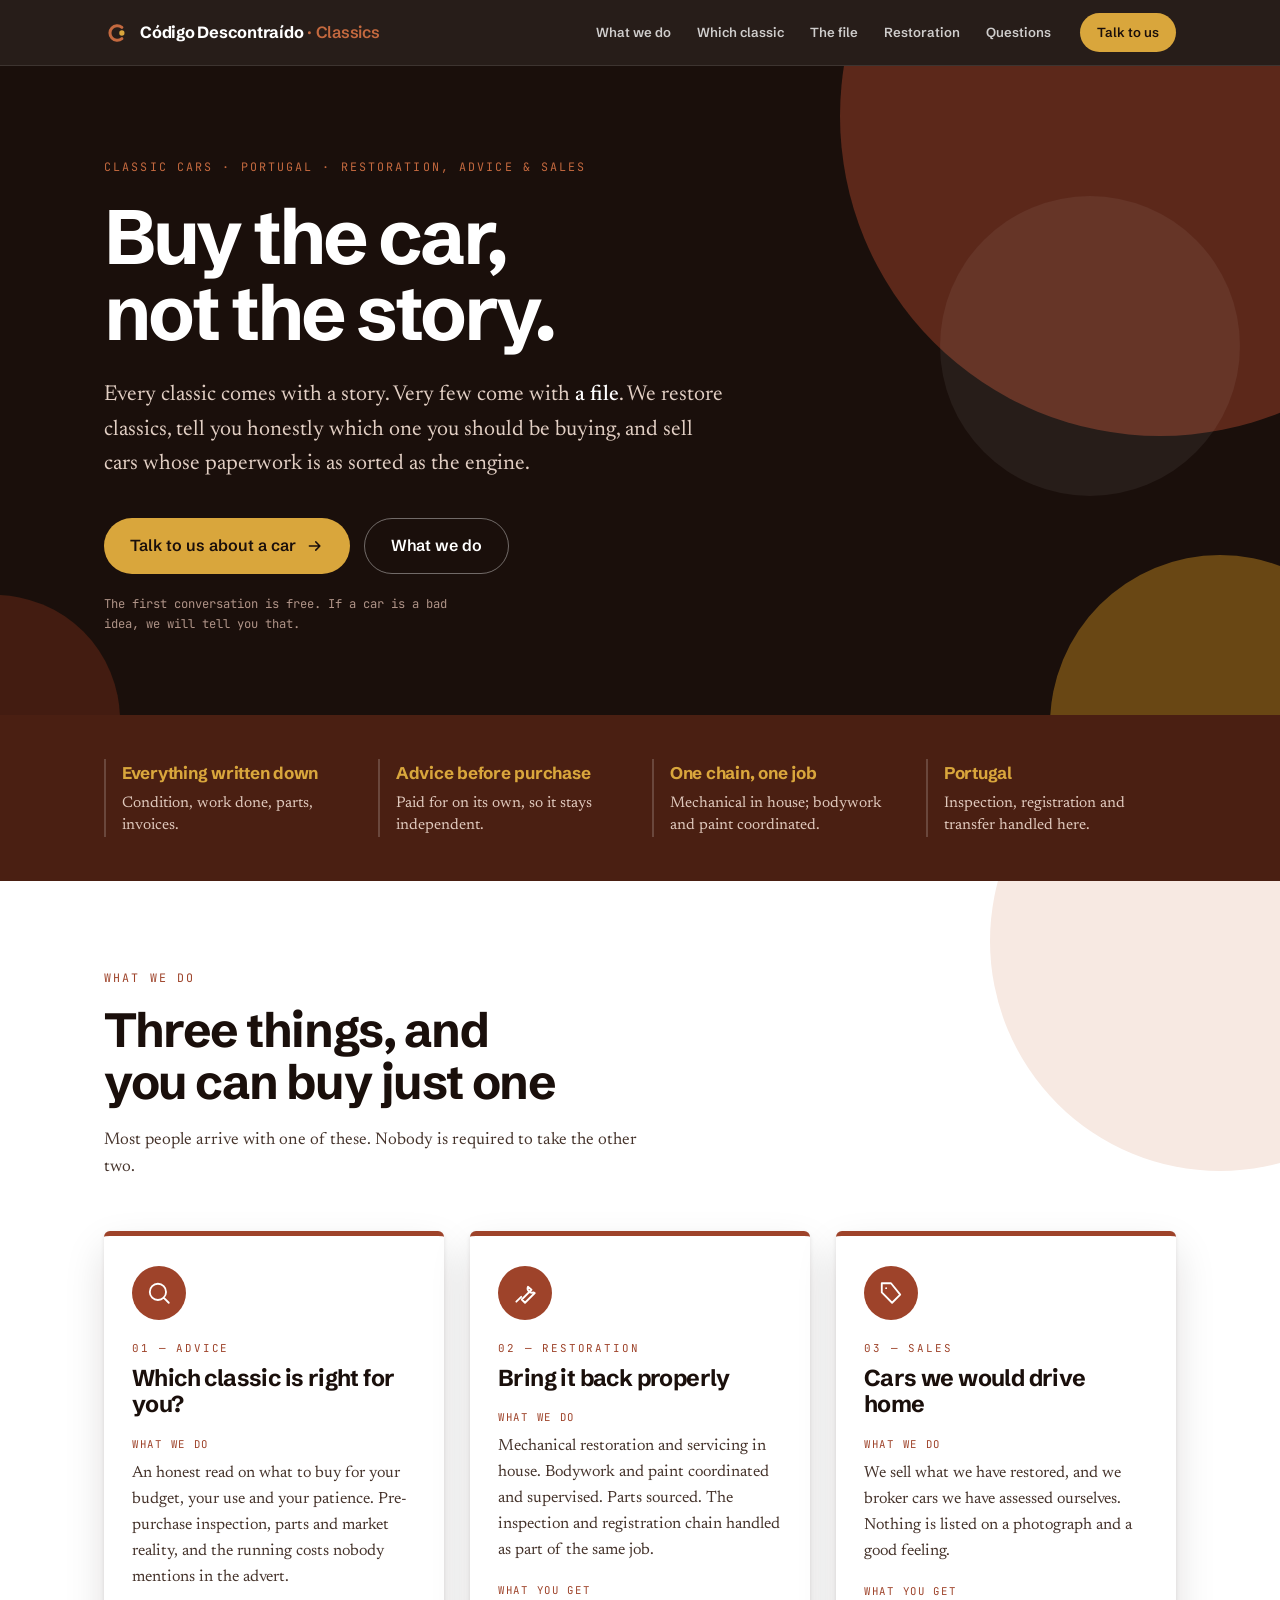
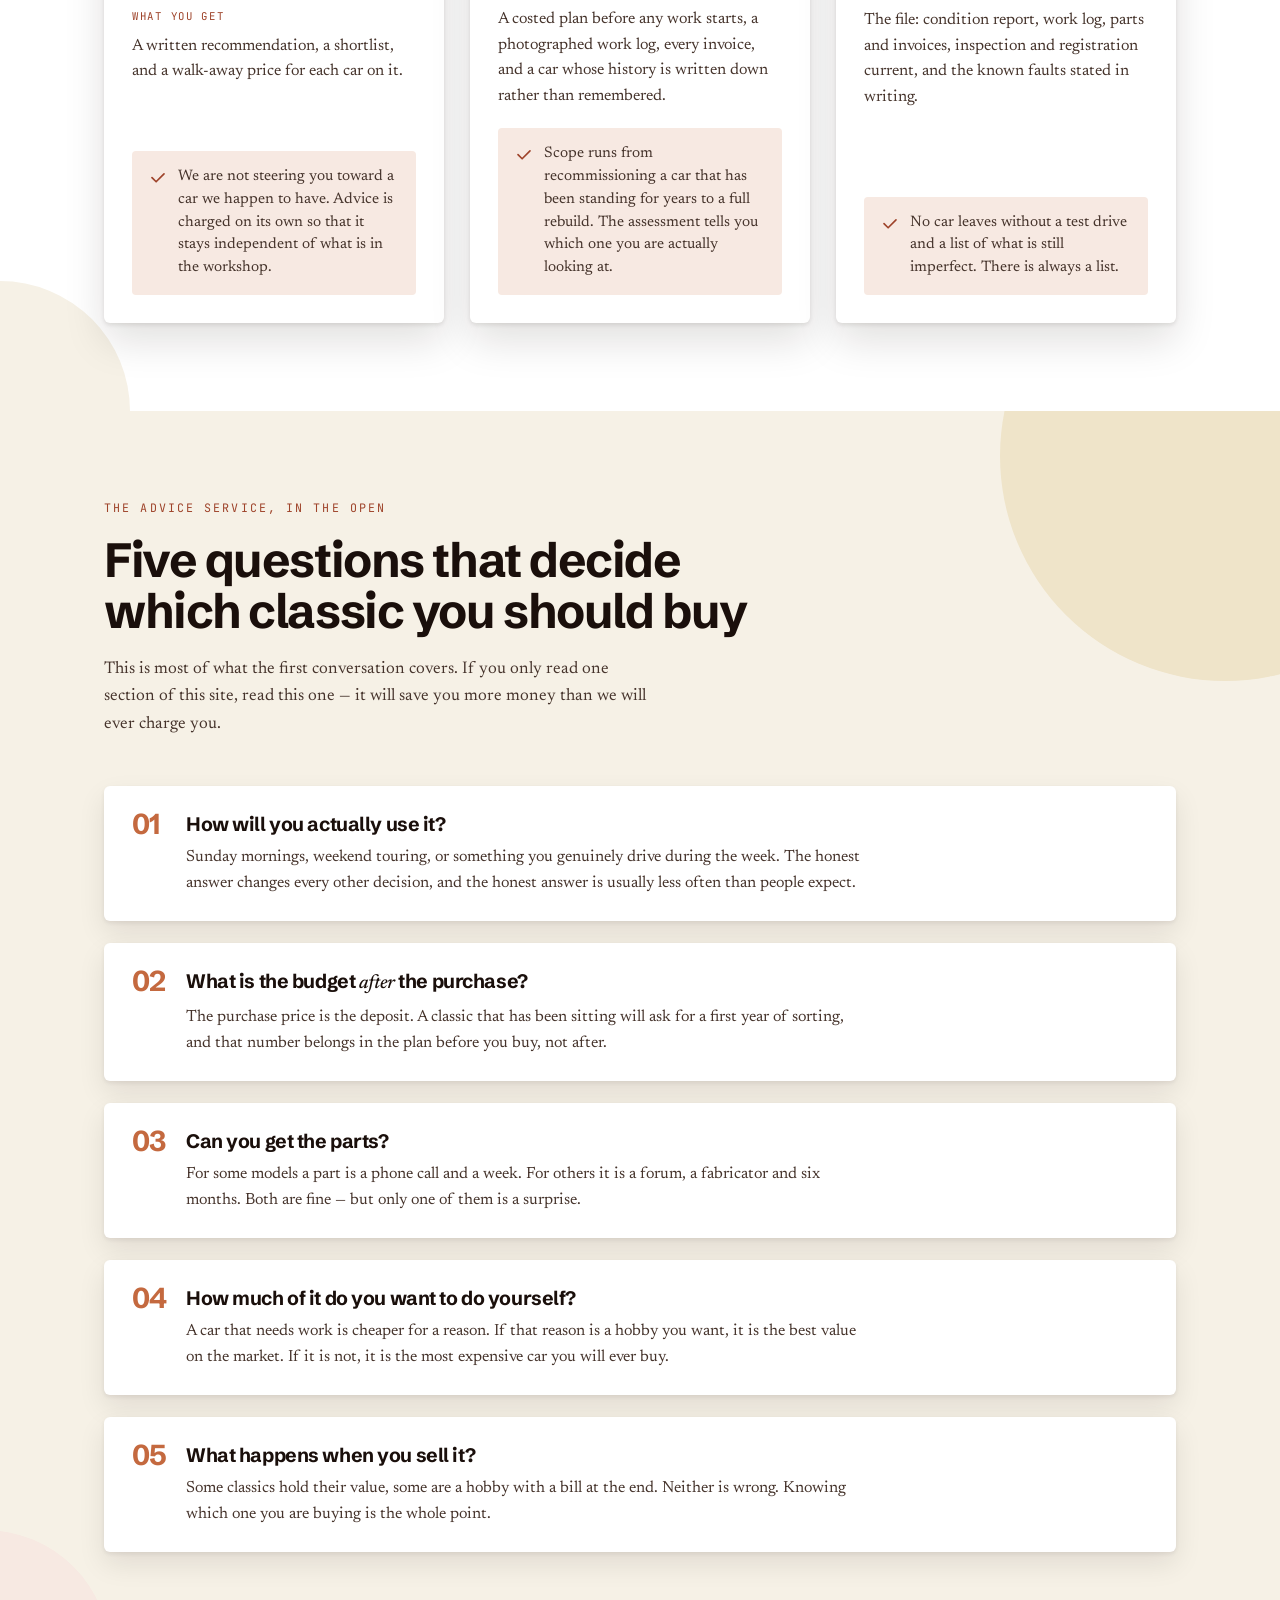
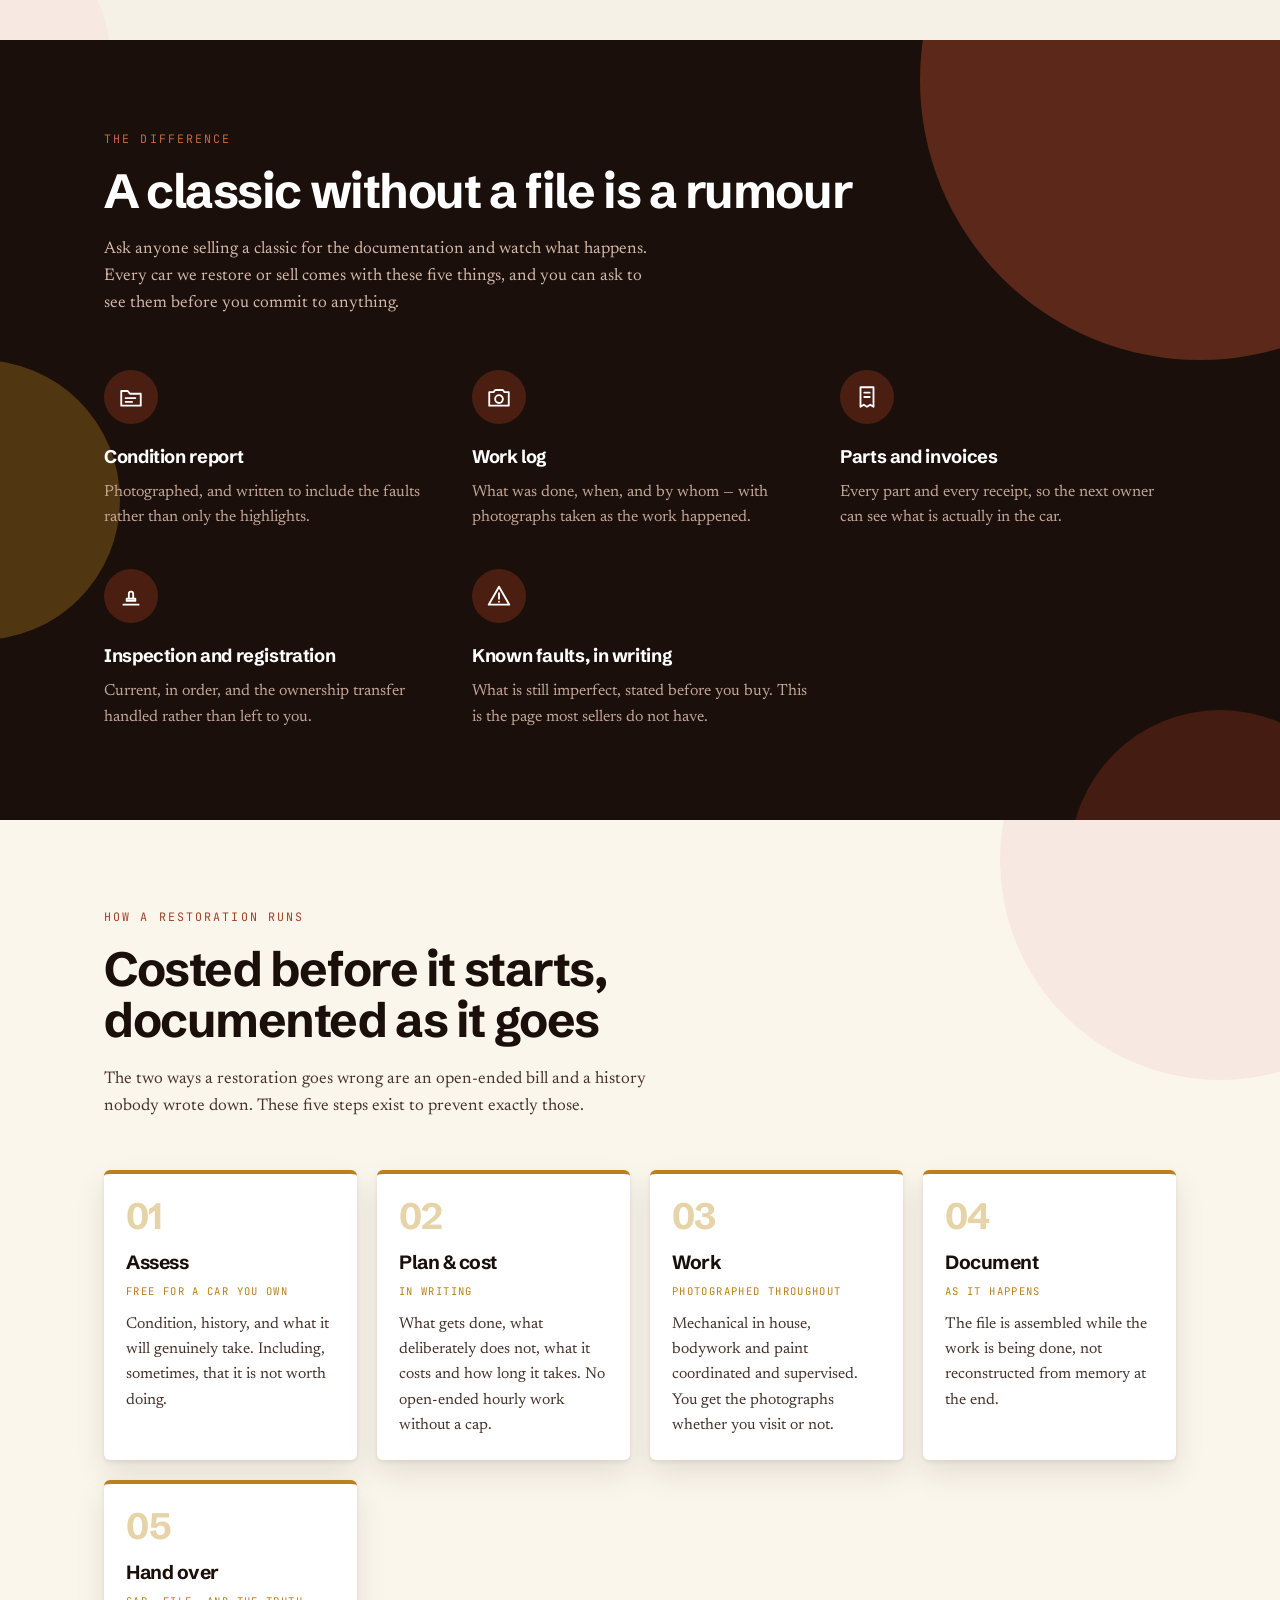
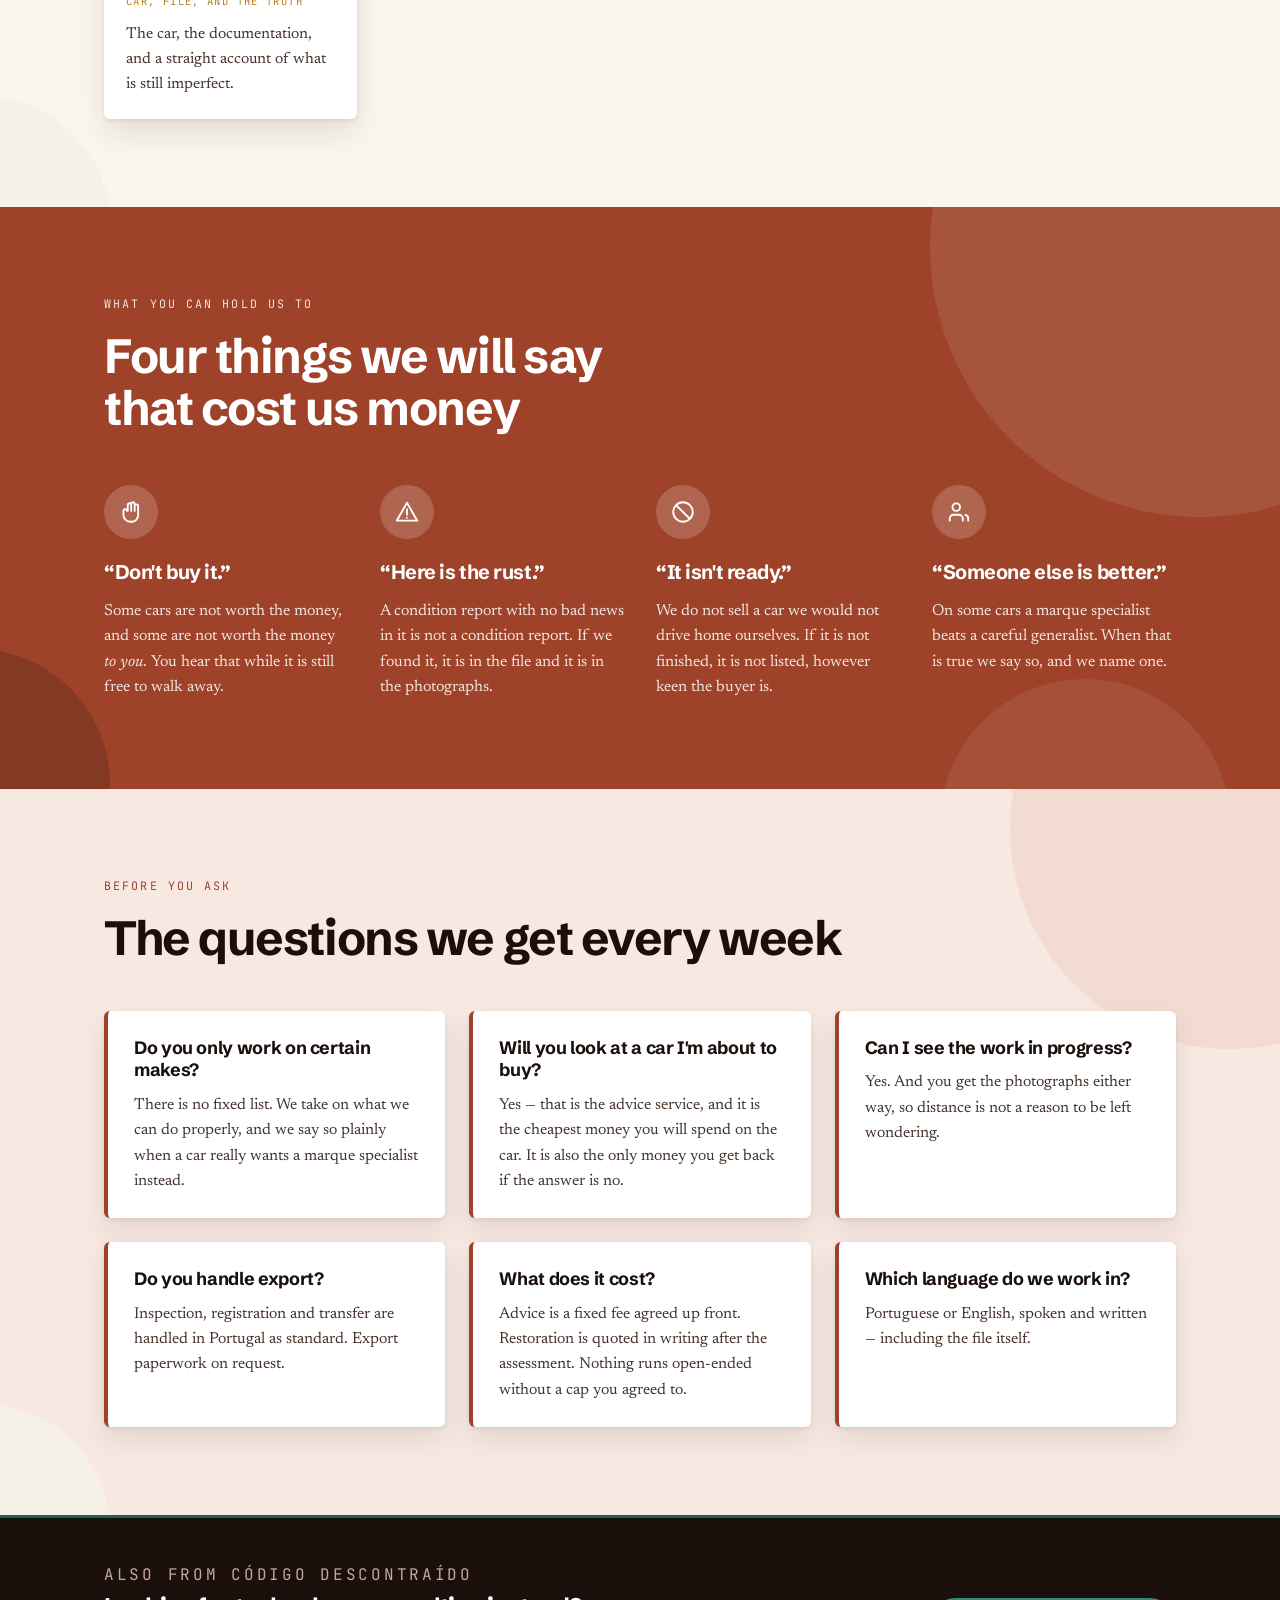
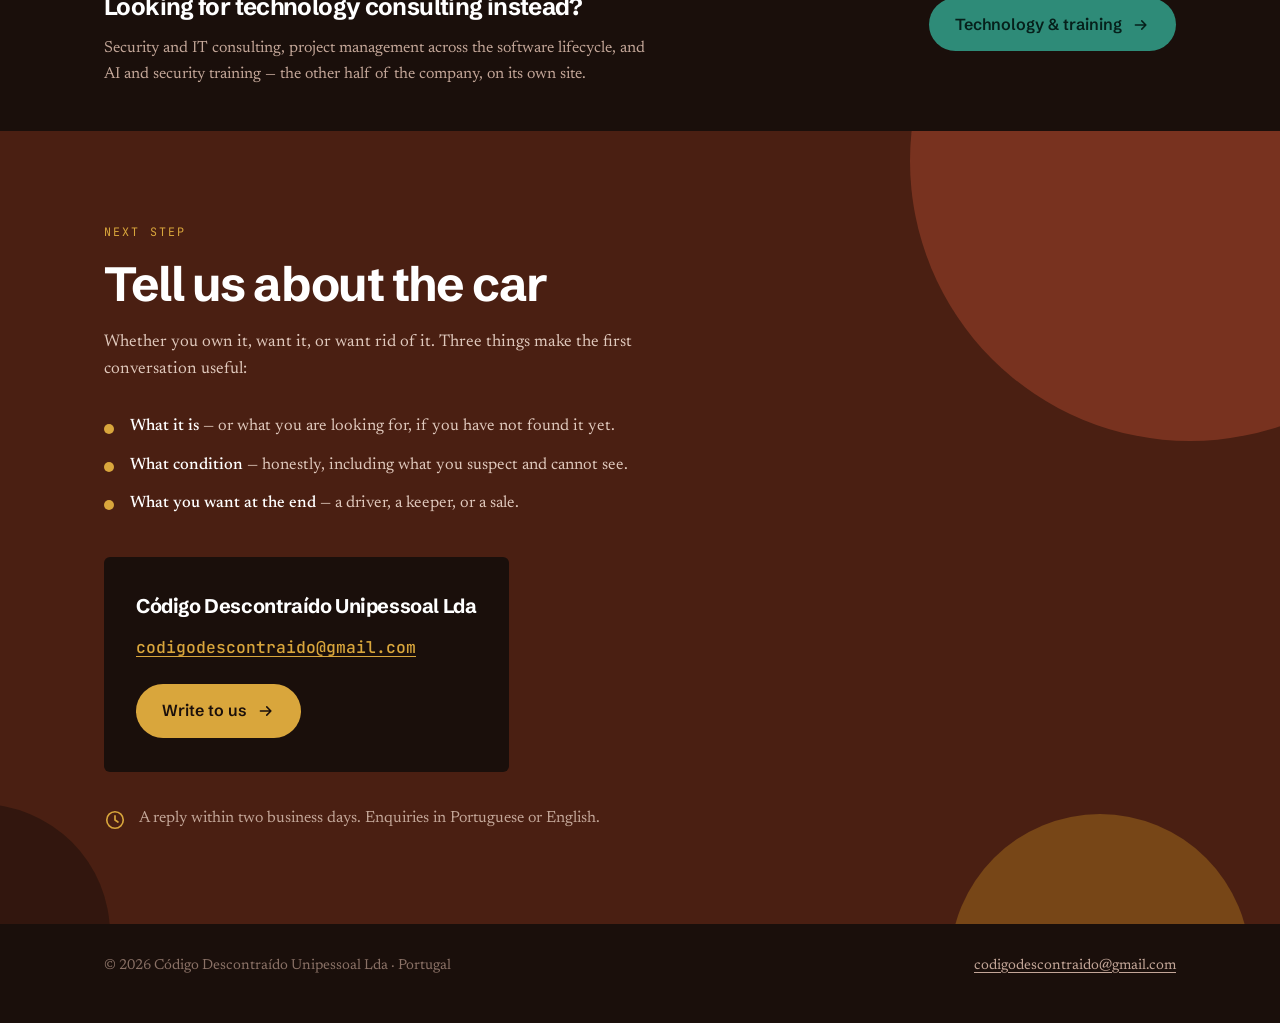
<file: index.html>
<!doctype html>
<html lang="en">
<head>
<meta charset="utf-8">
<meta name="viewport" content="width=device-width, initial-scale=1">
<title>Código Descontraído — classic cars: restoration, advice, sales</title>
<meta name="description" content="Classic car restoration, independent buying advice, and sales where the paperwork is as sorted as the engine. Portugal. Every car comes with a file: condition report, work log, parts, invoices and the known faults in writing.">
<meta name="theme-color" content="#1a0f0b">
<link rel="icon" href="favicon.svg" type="image/svg+xml">
<link rel="apple-touch-icon" href="icon-180.png">
<meta property="og:type" content="website">
<meta property="og:title" content="Código Descontraído — Classic Cars">
<meta property="og:description" content="Every classic comes with a story. Very few come with a file. Restoration, honest buying advice, and sales in Portugal.">
<meta property="og:url" content="https://classics.codigodescontraido.com/">
<meta property="og:image" content="https://classics.codigodescontraido.com/og.png">
<meta name="twitter:card" content="summary_large_image">
<link rel="preconnect" href="https://fonts.googleapis.com">
<link rel="preconnect" href="https://fonts.gstatic.com" crossorigin>
<link rel="stylesheet" href="https://fonts.googleapis.com/css2?family=JetBrains+Mono:wght@400;500&family=Newsreader:opsz,wght@6..72,400;6..72,500&family=Schibsted+Grotesk:wght@500;600;700&display=swap">
<link rel="stylesheet" href="styles.css">
</head>
<body>

<a class="skip" href="#main">Skip to content</a>

<svg width="0" height="0" aria-hidden="true" style="position:absolute">
  <defs>
    <g id="i-search"><path d="M11 18.5a7.5 7.5 0 1 0 0-15 7.5 7.5 0 0 0 0 15zM16.5 16.5 21 21" stroke-linejoin="round" stroke-linecap="round"/></g>
    <g id="i-wrench"><path d="M14.7 6.3a3.9 3.9 0 0 0 5.1 5.1L21 12l-9 9-3-3 9-9zM8.5 15.5 4 20" stroke-linejoin="round" stroke-linecap="round"/></g>
    <g id="i-tag"><path d="M20.5 13.5 13 21l-9.5-9.5V3H12zM7.5 7.5v.01" stroke-linejoin="round" stroke-linecap="round"/></g>
    <g id="i-folder"><path d="M3 6.5h6l2 2.5h10V20H3zM7 13h9M7 16.5h6" stroke-linejoin="round" stroke-linecap="round"/></g>
    <g id="i-camera"><path d="M3 7.5h4l1.5-2h7L17 7.5h4V20H3zM12 17.5a3.6 3.6 0 1 0 0-7.2 3.6 3.6 0 0 0 0 7.2z" stroke-linejoin="round" stroke-linecap="round"/></g>
    <g id="i-receipt"><path d="M6 3h12v18l-3-1.8-3 1.8-3-1.8L6 21zM9.5 8h5M9.5 12h5" stroke-linejoin="round" stroke-linecap="round"/></g>
    <g id="i-stamp"><path d="M5 20h14M8 16.5h8v-2H8zM10 14.5V10a2 2 0 1 1 4 0v4.5" stroke-linejoin="round" stroke-linecap="round"/></g>
    <g id="i-alert"><path d="M12 3.5 21.5 20h-19zM12 9.5v5M12 17.2v.1" stroke-linejoin="round" stroke-linecap="round"/></g>
    <g id="i-no"><path d="M12 21a9 9 0 1 0 0-18 9 9 0 0 0 0 18zM6 6l12 12" stroke-linejoin="round" stroke-linecap="round"/></g>
    <g id="i-hand"><path d="M9 11V5.5a1.6 1.6 0 1 1 3.2 0V11M12.2 11V4.6a1.6 1.6 0 1 1 3.2 0V11M15.4 11V6.6a1.6 1.6 0 1 1 3.2 0V15a6 6 0 0 1-6 6h-1.4A6.4 6.4 0 0 1 5 14.6V11a1.6 1.6 0 1 1 3.2 0" stroke-linejoin="round" stroke-linecap="round"/></g>
    <g id="i-users"><path d="M15.5 20v-2a3.5 3.5 0 0 0-3.5-3.5H7A3.5 3.5 0 0 0 3.5 18v2M9.5 11a3.5 3.5 0 1 0 0-7 3.5 3.5 0 0 0 0 7zM20.5 20v-2a3.5 3.5 0 0 0-2.5-3.3" stroke-linejoin="round" stroke-linecap="round"/></g>
    <g id="i-clock"><path d="M12 21a9 9 0 1 0 0-18 9 9 0 0 0 0 18zM12 7.5V12l3.2 2.2" stroke-linejoin="round" stroke-linecap="round"/></g>
    <g id="i-arrow"><path d="M4.5 12h14M13 6.5 18.5 12 13 17.5" stroke-linejoin="round" stroke-linecap="round"/></g>
    <g id="i-check"><path d="M20 6.5 9.5 17 4 11.5" stroke-linejoin="round" stroke-linecap="round"/></g>
  </defs>
</svg>

<nav class="nav">
  <div class="nav-in">
    <a class="brand" href="#top"><img src="logo.svg" alt="" width="26" height="26"><span>Código Descontraído<em> · Classics</em></span></a>
    <div class="nav-links">
      <a href="#services">What we do</a>
      <a href="#choose">Which classic</a>
      <a href="#file">The file</a>
      <a href="#process">Restoration</a>
      <a href="#faq">Questions</a>
    </div>
    <a class="nav-cta" href="mailto:codigodescontraido@gmail.com?subject=Classic%20car%20enquiry">Talk to us</a>
  </div>
</nav>

<header class="band hero" id="top">
  <span class="orb o1"></span><span class="orb o2"></span><span class="orb o3"></span><span class="orb o4"></span>
  <div class="wrap">
    <p class="eyebrow">Classic cars · Portugal · Restoration, advice &amp; sales</p>
    <h1>Buy the car,<br>not the story.</h1>
    <p class="lede">
      Every classic comes with a story. Very few come with <b>a file</b>. We restore classics,
      tell you honestly which one you should be buying, and sell cars whose paperwork is as
      sorted as the engine.
    </p>
    <div class="cta-row">
      <a class="btn btn-primary" href="mailto:codigodescontraido@gmail.com?subject=Classic%20car%20enquiry">
        Talk to us about a car
        <svg viewBox="0 0 24 24" aria-hidden="true"><use href="#i-arrow"/></svg>
      </a>
      <a class="btn btn-ghost" href="#services">What we do</a>
    </div>
    <p class="hero-fine">The first conversation is free. If a car is a bad idea, we will tell you that.</p>
  </div>
</header>

<main id="main">

  <!-- ============ PROMISE STRIP ============ -->
  <section class="band strip" aria-label="How we work, in short">
    <div class="wrap">
      <div class="strip-grid">
        <div><b>Everything written down</b><span>Condition, work done, parts, invoices.</span></div>
        <div><b>Advice before purchase</b><span>Paid for on its own, so it stays independent.</span></div>
        <div><b>One chain, one job</b><span>Mechanical in house; bodywork and paint coordinated.</span></div>
        <div><b>Portugal</b><span>Inspection, registration and transfer handled here.</span></div>
      </div>
    </div>
  </section>

  <!-- ============ SERVICES ============ -->
  <section class="band services" id="services">
    <span class="orb o1"></span><span class="orb o2"></span>
    <div class="wrap">
      <p class="kicker" style="color:var(--rust)">What we do</p>
      <h2 class="big">Three things, and you can buy just one</h2>
      <p class="note">
        Most people arrive with one of these. Nobody is required to take the other two.
      </p>

      <div class="svc3">

        <article class="sv">
          <span class="disc"><svg viewBox="0 0 24 24" aria-hidden="true"><use href="#i-search"/></svg></span>
          <p class="num">01 — Advice</p>
          <h3>Which classic is right for you?</h3>
          <dl>
            <dt>What we do</dt>
            <dd>An honest read on what to buy for your budget, your use and your patience.
              Pre-purchase inspection, parts and market reality, and the running costs nobody
              mentions in the advert.</dd>
            <dt>What you get</dt>
            <dd>A written recommendation, a shortlist, and a walk-away price for each car on it.</dd>
          </dl>
          <p class="why"><svg viewBox="0 0 24 24" aria-hidden="true"><use href="#i-check"/></svg>
            We are not steering you toward a car we happen to have. Advice is charged on its own
            so that it stays independent of what is in the workshop.</p>
        </article>

        <article class="sv">
          <span class="disc"><svg viewBox="0 0 24 24" aria-hidden="true"><use href="#i-wrench"/></svg></span>
          <p class="num">02 — Restoration</p>
          <h3>Bring it back properly</h3>
          <dl>
            <dt>What we do</dt>
            <dd>Mechanical restoration and servicing in house. Bodywork and paint coordinated and
              supervised. Parts sourced. The inspection and registration chain handled as part of
              the same job.</dd>
            <dt>What you get</dt>
            <dd>A costed plan before any work starts, a photographed work log, every invoice, and
              a car whose history is written down rather than remembered.</dd>
          </dl>
          <p class="why"><svg viewBox="0 0 24 24" aria-hidden="true"><use href="#i-check"/></svg>
            Scope runs from recommissioning a car that has been standing for years to a full
            rebuild. The assessment tells you which one you are actually looking at.</p>
        </article>

        <article class="sv">
          <span class="disc"><svg viewBox="0 0 24 24" aria-hidden="true"><use href="#i-tag"/></svg></span>
          <p class="num">03 — Sales</p>
          <h3>Cars we would drive home</h3>
          <dl>
            <dt>What we do</dt>
            <dd>We sell what we have restored, and we broker cars we have assessed ourselves.
              Nothing is listed on a photograph and a good feeling.</dd>
            <dt>What you get</dt>
            <dd>The file: condition report, work log, parts and invoices, inspection and
              registration current, and the known faults stated in writing.</dd>
          </dl>
          <p class="why"><svg viewBox="0 0 24 24" aria-hidden="true"><use href="#i-check"/></svg>
            No car leaves without a test drive and a list of what is still imperfect. There is
            always a list.</p>
        </article>

      </div>
    </div>
  </section>

  <!-- ============ WHICH CLASSIC ============ -->
  <section class="band choose" id="choose">
    <span class="orb o1"></span><span class="orb o2"></span>
    <div class="wrap">
      <p class="kicker" style="color:var(--rust)">The advice service, in the open</p>
      <h2 class="big">Five questions that decide which classic you should buy</h2>
      <p class="note">
        This is most of what the first conversation covers. If you only read one section of this
        site, read this one — it will save you more money than we will ever charge you.
      </p>

      <ol class="qs">
        <li>
          <h3>How will you actually use it?</h3>
          <p>Sunday mornings, weekend touring, or something you genuinely drive during the week.
            The honest answer changes every other decision, and the honest answer is usually less
            often than people expect.</p>
        </li>
        <li>
          <h3>What is the budget <em>after</em> the purchase?</h3>
          <p>The purchase price is the deposit. A classic that has been sitting will ask for a
            first year of sorting, and that number belongs in the plan before you buy, not after.</p>
        </li>
        <li>
          <h3>Can you get the parts?</h3>
          <p>For some models a part is a phone call and a week. For others it is a forum, a
            fabricator and six months. Both are fine — but only one of them is a surprise.</p>
        </li>
        <li>
          <h3>How much of it do you want to do yourself?</h3>
          <p>A car that needs work is cheaper for a reason. If that reason is a hobby you want,
            it is the best value on the market. If it is not, it is the most expensive car you
            will ever buy.</p>
        </li>
        <li>
          <h3>What happens when you sell it?</h3>
          <p>Some classics hold their value, some are a hobby with a bill at the end. Neither is
            wrong. Knowing which one you are buying is the whole point.</p>
        </li>
      </ol>
    </div>
  </section>

  <!-- ============ THE FILE ============ -->
  <section class="band file" id="file">
    <span class="orb o1"></span><span class="orb o2"></span><span class="orb o3"></span>
    <div class="wrap">
      <p class="kicker">The difference</p>
      <h2 class="big">A classic without a file is a rumour</h2>
      <p class="note">
        Ask anyone selling a classic for the documentation and watch what happens. Every car we
        restore or sell comes with these five things, and you can ask to see them before you
        commit to anything.
      </p>

      <div class="file-grid">
        <div>
          <span class="disc"><svg viewBox="0 0 24 24" aria-hidden="true"><use href="#i-folder"/></svg></span>
          <h3>Condition report</h3>
          <p>Photographed, and written to include the faults rather than only the highlights.</p>
        </div>
        <div>
          <span class="disc"><svg viewBox="0 0 24 24" aria-hidden="true"><use href="#i-camera"/></svg></span>
          <h3>Work log</h3>
          <p>What was done, when, and by whom — with photographs taken as the work happened.</p>
        </div>
        <div>
          <span class="disc"><svg viewBox="0 0 24 24" aria-hidden="true"><use href="#i-receipt"/></svg></span>
          <h3>Parts and invoices</h3>
          <p>Every part and every receipt, so the next owner can see what is actually in the car.</p>
        </div>
        <div>
          <span class="disc"><svg viewBox="0 0 24 24" aria-hidden="true"><use href="#i-stamp"/></svg></span>
          <h3>Inspection and registration</h3>
          <p>Current, in order, and the ownership transfer handled rather than left to you.</p>
        </div>
        <div>
          <span class="disc"><svg viewBox="0 0 24 24" aria-hidden="true"><use href="#i-alert"/></svg></span>
          <h3>Known faults, in writing</h3>
          <p>What is still imperfect, stated before you buy. This is the page most sellers do not have.</p>
        </div>
      </div>
    </div>
  </section>

  <!-- ============ RESTORATION PROCESS ============ -->
  <section class="band process" id="process">
    <span class="orb o1"></span><span class="orb o2"></span>
    <div class="wrap">
      <p class="kicker" style="color:var(--rust)">How a restoration runs</p>
      <h2 class="big">Costed before it starts, documented as it goes</h2>
      <p class="note">
        The two ways a restoration goes wrong are an open-ended bill and a history nobody wrote
        down. These five steps exist to prevent exactly those.
      </p>

      <div class="steps">
        <div>
          <span class="snum">01</span>
          <h3>Assess</h3>
          <p class="when">Free for a car you own</p>
          <p>Condition, history, and what it will genuinely take. Including, sometimes, that it
            is not worth doing.</p>
        </div>
        <div>
          <span class="snum">02</span>
          <h3>Plan &amp; cost</h3>
          <p class="when">In writing</p>
          <p>What gets done, what deliberately does not, what it costs and how long it takes.
            No open-ended hourly work without a cap.</p>
        </div>
        <div>
          <span class="snum">03</span>
          <h3>Work</h3>
          <p class="when">Photographed throughout</p>
          <p>Mechanical in house, bodywork and paint coordinated and supervised. You get the
            photographs whether you visit or not.</p>
        </div>
        <div>
          <span class="snum">04</span>
          <h3>Document</h3>
          <p class="when">As it happens</p>
          <p>The file is assembled while the work is being done, not reconstructed from memory
            at the end.</p>
        </div>
        <div>
          <span class="snum">05</span>
          <h3>Hand over</h3>
          <p class="when">Car, file, and the truth</p>
          <p>The car, the documentation, and a straight account of what is still imperfect.</p>
        </div>
      </div>
    </div>
  </section>

  <!-- ============ HONEST LIMITS ============ -->
  <section class="band limits" id="limits">
    <span class="orb o1"></span><span class="orb o2"></span><span class="orb o3"></span>
    <div class="wrap">
      <p class="kicker">What you can hold us to</p>
      <h2 class="big">Four things we will say that cost us money</h2>

      <div class="grid4">
        <div>
          <span class="disc"><svg viewBox="0 0 24 24" aria-hidden="true"><use href="#i-hand"/></svg></span>
          <h3>“Don't buy it.”</h3>
          <p>Some cars are not worth the money, and some are not worth the money <em>to you</em>.
            You hear that while it is still free to walk away.</p>
        </div>
        <div>
          <span class="disc"><svg viewBox="0 0 24 24" aria-hidden="true"><use href="#i-alert"/></svg></span>
          <h3>“Here is the rust.”</h3>
          <p>A condition report with no bad news in it is not a condition report. If we found it,
            it is in the file and it is in the photographs.</p>
        </div>
        <div>
          <span class="disc"><svg viewBox="0 0 24 24" aria-hidden="true"><use href="#i-no"/></svg></span>
          <h3>“It isn't ready.”</h3>
          <p>We do not sell a car we would not drive home ourselves. If it is not finished, it is
            not listed, however keen the buyer is.</p>
        </div>
        <div>
          <span class="disc"><svg viewBox="0 0 24 24" aria-hidden="true"><use href="#i-users"/></svg></span>
          <h3>“Someone else is better.”</h3>
          <p>On some cars a marque specialist beats a careful generalist. When that is true we
            say so, and we name one.</p>
        </div>
      </div>
    </div>
  </section>

  <!-- ============ FAQ ============ -->
  <section class="band faq" id="faq">
    <span class="orb o1"></span><span class="orb o2"></span>
    <div class="wrap">
      <p class="kicker">Before you ask</p>
      <h2 class="big">The questions we get every week</h2>

      <div class="qa">
        <div>
          <h3>Do you only work on certain makes?</h3>
          <p>There is no fixed list. We take on what we can do properly, and we say so plainly
            when a car really wants a marque specialist instead.</p>
        </div>
        <div>
          <h3>Will you look at a car I'm about to buy?</h3>
          <p>Yes — that is the advice service, and it is the cheapest money you will spend on the
            car. It is also the only money you get back if the answer is no.</p>
        </div>
        <div>
          <h3>Can I see the work in progress?</h3>
          <p>Yes. And you get the photographs either way, so distance is not a reason to be left
            wondering.</p>
        </div>
        <div>
          <h3>Do you handle export?</h3>
          <p>Inspection, registration and transfer are handled in Portugal as standard. Export
            paperwork on request.</p>
        </div>
        <div>
          <h3>What does it cost?</h3>
          <p>Advice is a fixed fee agreed up front. Restoration is quoted in writing after the
            assessment. Nothing runs open-ended without a cap you agreed to.</p>
        </div>
        <div>
          <h3>Which language do we work in?</h3>
          <p>Portuguese or English, spoken and written — including the file itself.</p>
        </div>
      </div>
    </div>
  </section>

  <!-- ============ SISTER BUSINESS ============ -->
  <section class="band crossover" aria-label="Our other business">
    <div class="wrap">
      <div class="cross-in">
        <div>
          <p class="cross-k">Also from Código Descontraído</p>
          <h2>Looking for technology consulting instead?</h2>
          <p>Security and IT consulting, project management across the software lifecycle, and
            AI and security training — the other half of the company, on its own site.</p>
        </div>
        <a class="btn btn-cross" href="https://codigodescontraido.com/">
          Technology &amp; training
          <svg viewBox="0 0 24 24" aria-hidden="true"><use href="#i-arrow"/></svg>
        </a>
      </div>
    </div>
  </section>

  <!-- ============ CONTACT ============ -->
  <section class="band contact" id="contact">
    <span class="orb o1"></span><span class="orb o2"></span><span class="orb o3"></span>
    <div class="wrap">
      <p class="kicker" style="color:var(--brass-hi)">Next step</p>
      <h2 class="big">Tell us about the car</h2>
      <p class="note">
        Whether you own it, want it, or want rid of it. Three things make the first conversation
        useful:
      </p>

      <ul class="ask">
        <li><b>What it is</b> — or what you are looking for, if you have not found it yet.</li>
        <li><b>What condition</b> — honestly, including what you suspect and cannot see.</li>
        <li><b>What you want at the end</b> — a driver, a keeper, or a sale.</li>
      </ul>

      <div class="card-contact">
        <p class="who">Código Descontraído Unipessoal Lda</p>
        <p class="mail"><a href="mailto:codigodescontraido@gmail.com?subject=Classic%20car%20enquiry">codigodescontraido@gmail.com</a></p>
        <a class="btn btn-primary" href="mailto:codigodescontraido@gmail.com?subject=Classic%20car%20enquiry">
          Write to us
          <svg viewBox="0 0 24 24" aria-hidden="true"><use href="#i-arrow"/></svg>
        </a>
      </div>

      <p class="promise">
        <svg viewBox="0 0 24 24" aria-hidden="true"><use href="#i-clock"/></svg>
        A reply within two business days. Enquiries in Portuguese or English.
      </p>
    </div>
  </section>

</main>

<footer>
  <div class="wrap foot-in">
    <p>© <span id="year">2026</span> Código Descontraído Unipessoal Lda · Portugal</p>
    <p><a href="mailto:codigodescontraido@gmail.com">codigodescontraido@gmail.com</a></p>
  </div>
</footer>

<script>
  document.getElementById('year').textContent = new Date().getFullYear();
</script>

</body>
</html>
</file>
<file: styles.css>
/* Código Descontraído — Classics.
   Sibling of the technology site: same fonts, same orb motif, same band rhythm,
   but led by the sienna accent rather than the petrol green, so the two read as
   one company running two businesses. */

:root {
  --night:    #1a0f0b;
  --deep:     #4a1f12;
  --rust:     #9e432a;
  --rust-hi:  #c4693f;
  --brass:    #b8801f;
  --brass-hi: #d9a63c;

  --paper:    #ffffff;
  --cream:    #fbf6ec;
  --sand:     #f6f1e6;
  --blush:    #f7e9e2;

  --ink:      #1a0f0b;
  --ink-2:    #45332b;
  --muted:    #7b6558;

  --max: 1120px;
  --gut: 24px;
}

*, *::before, *::after { box-sizing: border-box; }

html { scroll-behavior: smooth; scroll-padding-top: 78px; }
@media (prefers-reduced-motion: reduce) {
  html { scroll-behavior: auto; }
  * { transition: none !important; animation: none !important; }
}

body {
  margin: 0;
  background: var(--paper);
  color: var(--ink);
  font-family: Newsreader, Georgia, "Times New Roman", serif;
  font-size: 17.5px;
  line-height: 1.6;
  -webkit-font-smoothing: antialiased;
}

h1, h2, h3, h4 { font-family: "Schibsted Grotesk", ui-sans-serif, system-ui, sans-serif; }

a { color: inherit; text-decoration-thickness: 1px; text-underline-offset: 3px; }
:focus-visible { outline: 3px solid var(--brass-hi); outline-offset: 3px; border-radius: 2px; }

.wrap { max-width: var(--max); margin: 0 auto; padding-inline: var(--gut); position: relative; z-index: 1; }

.skip {
  position: absolute; left: -9999px; top: 0;
  background: var(--night); color: #fff; padding: 12px 18px; z-index: 99;
  font-family: "Schibsted Grotesk", sans-serif; font-size: .9rem; font-weight: 600;
}
.skip:focus { left: 8px; top: 8px; }

.band { position: relative; overflow: hidden; }
.band > .orb { position: absolute; border-radius: 50%; pointer-events: none; z-index: 0; }

/* shared type */
.kicker {
  font-family: "JetBrains Mono", ui-monospace, monospace;
  font-size: .73rem; letter-spacing: .18em; text-transform: uppercase; margin: 0 0 16px;
}
h2.big {
  font-size: clamp(1.9rem, 4.6vw, 3rem); font-weight: 700; line-height: 1.07;
  letter-spacing: -.03em; margin: 0 0 20px; max-width: 28ch; text-wrap: balance;
}
.note { color: var(--ink-2); max-width: 62ch; margin: 0; font-size: 1.06rem; }

.disc {
  width: 54px; height: 54px; border-radius: 50%; display: grid; place-items: center;
  background: var(--rust); flex: none;
}
.disc svg { width: 26px; height: 26px; stroke: #fff; fill: none; stroke-width: 1.7; }

/* ---------- buttons ---------- */

.btn {
  display: inline-flex; align-items: center; gap: 10px;
  font-family: "Schibsted Grotesk", sans-serif; font-weight: 600; font-size: 1rem;
  padding: 14px 26px; border-radius: 100px; text-decoration: none;
  transition: transform .14s, background .14s, border-color .14s;
}
.btn svg { width: 18px; height: 18px; stroke: currentColor; fill: none; stroke-width: 2; }
.btn:hover { transform: translateY(-1px); }
.btn-primary { background: var(--brass-hi); color: var(--night); }
.btn-primary:hover { background: #e6b854; }
.btn-ghost { border: 1px solid rgba(255, 255, 255, .38); color: #fff; }
.btn-ghost:hover { border-color: #fff; background: rgba(255, 255, 255, .08); }

/* ---------- nav ---------- */

.nav {
  position: sticky; top: 0; z-index: 50;
  background: rgba(26, 15, 11, .94);
  backdrop-filter: blur(14px);
  border-bottom: 1px solid rgba(255, 255, 255, .1);
}
.nav-in {
  max-width: var(--max); margin: 0 auto; padding: 13px var(--gut);
  display: flex; align-items: center; gap: 18px; flex-wrap: wrap;
}
.brand {
  display: inline-flex; align-items: center; gap: 10px;
  font-family: "Schibsted Grotesk", sans-serif; font-weight: 700; font-size: 1.02rem;
  letter-spacing: -.015em; color: #fff; text-decoration: none; margin-right: auto; white-space: nowrap;
}
/* Same lockup construction as the technology site so the two read as one company. */
.brand img { display: block; flex: none; }
.brand em { font-style: normal; font-weight: 600; color: var(--rust-hi); }
.nav-links {
  display: flex; gap: 4px; flex-wrap: wrap;
  font-family: "Schibsted Grotesk", sans-serif; font-size: .82rem; font-weight: 600;
}
.nav-links a {
  color: rgba(255, 255, 255, .78); text-decoration: none;
  padding: 6px 11px; border-radius: 100px; transition: background .14s, color .14s;
}
.nav-links a:hover { background: rgba(255, 255, 255, .12); color: #fff; }
.nav-cta {
  font-family: "Schibsted Grotesk", sans-serif; font-size: .82rem; font-weight: 600;
  background: var(--brass-hi); color: var(--night); text-decoration: none;
  padding: 9px 17px; border-radius: 100px; white-space: nowrap; transition: background .14s;
}
.nav-cta:hover { background: #e6b854; }

/* ---------- hero ---------- */

.hero { background: var(--night); color: #fff; padding-block: 92px 80px; }
.hero .o1 { width: 640px; height: 640px; right: -200px; top: -270px; background: var(--rust); opacity: .5; }
.hero .o2 { width: 300px; height: 300px; right: 40px; top: 130px; background: #fff; opacity: .06; }
.hero .o3 { width: 340px; height: 340px; right: -110px; bottom: -180px; background: var(--brass); opacity: .5; }
.hero .o4 { width: 250px; height: 250px; left: -130px; bottom: -130px; background: var(--deep); opacity: .85; }

.eyebrow {
  font-family: "JetBrains Mono", ui-monospace, monospace;
  font-size: .73rem; letter-spacing: .18em; text-transform: uppercase;
  color: var(--rust-hi); margin: 0 0 22px;
}
.hero h1 {
  font-size: clamp(2.6rem, 8vw, 4.8rem); font-weight: 700; line-height: 1.0;
  letter-spacing: -.04em; margin: 0 0 26px;
}
.hero .lede {
  font-size: clamp(1.08rem, 2.1vw, 1.35rem); color: #e2cfc4; max-width: 52ch; margin: 0 0 36px;
}
.hero .lede b { color: #fff; font-weight: 500; }
.cta-row { display: flex; flex-wrap: wrap; gap: 14px; margin-bottom: 20px; }
.hero-fine {
  font-family: "JetBrains Mono", ui-monospace, monospace; font-size: .76rem;
  color: #b09488; margin: 0; max-width: 54ch; line-height: 1.7; position: relative;
}

/* ---------- promise strip ---------- */

.strip { background: var(--deep); color: #fff; padding-block: 44px; }
.strip-grid { display: grid; grid-template-columns: repeat(auto-fit, minmax(210px, 1fr)); gap: 26px 24px; }
.strip-grid > div { border-left: 2px solid rgba(255, 255, 255, .18); padding-left: 16px; }
.strip-grid b {
  display: block; font-family: "Schibsted Grotesk", sans-serif; font-weight: 700;
  font-size: 1.06rem; letter-spacing: -.015em; color: var(--brass-hi); margin-bottom: 7px;
}
.strip-grid span { display: block; font-size: .96rem; color: #e0c9bd; line-height: 1.45; }

/* ---------- services ---------- */

.services { background: var(--paper); padding-block: 88px; }
.services .o1 { width: 460px; height: 460px; right: -170px; top: -170px; background: var(--blush); }
.services .o2 { width: 260px; height: 260px; left: -130px; bottom: -130px; background: var(--sand); }

.svc3 { display: grid; grid-template-columns: repeat(auto-fit, minmax(330px, 1fr)); gap: 26px; margin-top: 50px; }
.sv {
  background: var(--paper); border-radius: 6px; border-top: 5px solid var(--rust);
  padding: 30px 28px 28px; display: flex; flex-direction: column;
  box-shadow: 0 2px 4px rgba(26, 15, 11, .1), 0 18px 40px rgba(26, 15, 11, .13);
}
.sv .num {
  font-family: "JetBrains Mono", ui-monospace, monospace; font-size: .68rem;
  letter-spacing: .17em; text-transform: uppercase; color: var(--rust); margin: 20px 0 7px;
}
.sv h3 { font-size: 1.44rem; font-weight: 700; letter-spacing: -.026em; margin: 0 0 18px; line-height: 1.16; }
.sv dl { margin: 0; }
.sv dt {
  font-family: "JetBrains Mono", ui-monospace, monospace; font-size: .67rem;
  letter-spacing: .16em; text-transform: uppercase; color: var(--rust); margin-bottom: 8px;
}
.sv dd { margin: 0 0 18px; color: var(--ink-2); font-size: 1.01rem; }
.sv .why {
  margin: auto 0 0; background: var(--blush); border-radius: 4px; padding: 15px 17px;
  display: flex; gap: 11px; align-items: flex-start;
  font-size: .95rem; color: var(--ink-2); line-height: 1.5;
}
.sv .why svg {
  width: 18px; height: 18px; stroke: var(--rust); fill: none; stroke-width: 2.2;
  flex: none; margin-top: 3px;
}

/* ---------- which classic ---------- */

.choose { background: var(--sand); padding-block: 88px; }
.choose .o1 { width: 450px; height: 450px; right: -170px; top: -180px; background: #efe4c9; }
.choose .o2 { width: 250px; height: 250px; left: -140px; bottom: -140px; background: var(--blush); }

.qs { list-style: none; counter-reset: q; margin: 48px 0 0; padding: 0; display: grid; gap: 22px; }
.qs li {
  counter-increment: q; position: relative;
  background: var(--paper); border-radius: 6px; padding: 26px 28px 24px 82px;
  box-shadow: 0 2px 4px rgba(26, 15, 11, .07), 0 12px 28px rgba(26, 15, 11, .09);
}
.qs li::before {
  content: counter(q, decimal-leading-zero);
  position: absolute; left: 28px; top: 24px;
  font-family: "Schibsted Grotesk", sans-serif; font-weight: 700; font-size: 1.8rem;
  letter-spacing: -.04em; color: var(--rust-hi); line-height: 1;
}
.qs h3 { font-size: 1.22rem; font-weight: 700; letter-spacing: -.022em; margin: 0 0 9px; line-height: 1.25; }
.qs h3 em { font-style: italic; font-family: Newsreader, Georgia, serif; font-weight: 500; }
.qs p { margin: 0; color: var(--ink-2); font-size: 1.01rem; max-width: 76ch; }

/* ---------- the file ---------- */

.file { background: var(--night); color: #fff; padding-block: 90px; }
.file .o1 { width: 560px; height: 560px; right: -200px; top: -240px; background: var(--rust); opacity: .5; }
.file .o2 { width: 280px; height: 280px; left: -160px; top: 320px; background: var(--brass); opacity: .34; }
.file .o3 { width: 300px; height: 300px; right: -90px; bottom: -190px; background: var(--deep); opacity: .9; }
.file .kicker { color: var(--rust-hi); }
.file h2.big { color: #fff; }
.file .note { color: #d3b8ab; }

.file-grid { display: grid; grid-template-columns: repeat(auto-fit, minmax(250px, 1fr)); gap: 38px 32px; margin-top: 52px; }
.file-grid .disc { background: var(--deep); }
.file-grid h3 { font-size: 1.14rem; font-weight: 700; letter-spacing: -.02em; margin: 18px 0 9px; }
.file-grid p { margin: 0; color: #c3a698; font-size: 1rem; }

/* ---------- restoration process ---------- */

.process { background: var(--cream); padding-block: 88px; }
.process .o1 { width: 440px; height: 440px; right: -160px; top: -180px; background: var(--blush); }
.process .o2 { width: 250px; height: 250px; left: -140px; bottom: -140px; background: var(--sand); }

.steps { display: grid; grid-template-columns: repeat(auto-fit, minmax(200px, 1fr)); gap: 20px; margin-top: 50px; }
.steps > div {
  background: var(--paper); border-radius: 6px; border-top: 4px solid var(--brass);
  padding: 24px 22px 22px;
  box-shadow: 0 2px 4px rgba(26, 15, 11, .08), 0 14px 30px rgba(26, 15, 11, .1);
}
.steps .snum {
  display: block; font-family: "Schibsted Grotesk", sans-serif; font-weight: 700;
  font-size: 2.3rem; line-height: 1; letter-spacing: -.04em; color: #e6d3a7; margin-bottom: 12px;
}
.steps h3 { font-size: 1.2rem; font-weight: 700; letter-spacing: -.024em; margin: 0 0 6px; }
.steps .when {
  font-family: "JetBrains Mono", ui-monospace, monospace; font-size: .66rem;
  letter-spacing: .13em; text-transform: uppercase; color: var(--brass); margin: 0 0 12px;
}
.steps p { margin: 0; color: var(--ink-2); font-size: .98rem; }

/* ---------- honest limits ---------- */

.limits { background: var(--rust); color: #fff; padding-block: 88px; }
.limits .o1 { width: 540px; height: 540px; right: -190px; top: -230px; background: #fff; opacity: .09; }
.limits .o2 { width: 290px; height: 290px; right: 50px; bottom: -180px; background: #fff; opacity: .07; }
.limits .o3 { width: 270px; height: 270px; left: -160px; bottom: -130px; background: var(--night); opacity: .2; }
.limits .kicker { color: rgba(255, 255, 255, .84); }
.limits h2.big { color: #fff; }

.grid4 { display: grid; grid-template-columns: repeat(auto-fit, minmax(240px, 1fr)); gap: 40px 32px; margin-top: 52px; }
.grid4 .disc { background: rgba(255, 255, 255, .18); }
.grid4 h3 { font-size: 1.24rem; font-weight: 700; letter-spacing: -.022em; margin: 18px 0 10px; }
.grid4 p { margin: 0; color: rgba(255, 255, 255, .86); font-size: 1rem; }
.grid4 p em { font-style: italic; font-family: Newsreader, Georgia, serif; }

/* ---------- faq ---------- */

.faq { background: var(--blush); padding-block: 88px; }
.faq .o1 { width: 440px; height: 440px; right: -170px; top: -180px; background: #f2dcd2; }
.faq .o2 { width: 250px; height: 250px; left: -140px; bottom: -140px; background: var(--sand); }
.faq .kicker { color: var(--rust); }

.qa { display: grid; grid-template-columns: repeat(auto-fit, minmax(300px, 1fr)); gap: 24px; margin-top: 48px; }
.qa > div {
  background: var(--paper); border-radius: 6px; border-left: 4px solid var(--rust);
  padding: 26px 26px 24px;
  box-shadow: 0 2px 4px rgba(26, 15, 11, .07), 0 12px 28px rgba(26, 15, 11, .09);
}
.qa h3 { font-size: 1.12rem; font-weight: 700; letter-spacing: -.02em; margin: 0 0 11px; line-height: 1.25; }
.qa p { margin: 0; color: var(--ink-2); font-size: .99rem; }

/* ---------- contact ---------- */

.contact { background: var(--deep); color: #fff; padding-block: 92px; }
.contact .o1 { width: 560px; height: 560px; right: -190px; top: -250px; background: var(--rust); opacity: .55; }
.contact .o2 { width: 300px; height: 300px; right: 30px; bottom: -190px; background: var(--brass); opacity: .4; }
.contact .o3 { width: 260px; height: 260px; left: -150px; bottom: -140px; background: var(--night); opacity: .5; }
.contact h2.big { color: #fff; }
.contact .note { color: #e0c9bd; }

.ask { list-style: none; margin: 30px 0 0; padding: 0; display: grid; gap: 12px; max-width: 58ch; }
.ask li { position: relative; padding-left: 26px; color: #e0c9bd; font-size: 1.03rem; }
.ask li::before {
  content: ""; position: absolute; left: 0; top: .62em; width: 10px; height: 10px;
  border-radius: 50%; background: var(--brass-hi);
}
.ask b { color: #fff; font-weight: 500; }

.card-contact {
  margin-top: 40px; background: var(--night); border-radius: 6px; padding: 34px 32px;
  display: inline-block; max-width: 100%;
}
.card-contact .who {
  font-family: "Schibsted Grotesk", sans-serif; font-weight: 700; font-size: 1.24rem;
  letter-spacing: -.02em; margin: 0 0 12px;
}
.card-contact .mail {
  font-family: "JetBrains Mono", ui-monospace, monospace; font-size: 1.02rem; font-weight: 500;
  color: var(--brass-hi); margin: 0 0 24px; word-break: break-word;
}
.card-contact .mail a { color: inherit; }

.promise {
  margin: 34px 0 0; display: flex; gap: 13px; align-items: flex-start;
  color: #c3a698; font-size: 1rem; max-width: 56ch;
}
.promise svg { width: 22px; height: 22px; stroke: var(--brass-hi); fill: none; stroke-width: 1.8; flex: none; margin-top: 3px; }

/* ---------- footer ---------- */

footer { background: var(--night); color: #8a7166; padding-block: 30px 46px; font-size: .9rem; }
.foot-in { display: flex; flex-wrap: wrap; gap: 10px 28px; justify-content: space-between; }
footer p { margin: 0; }
footer a { color: #c3a698; }

/* ---------- narrow ---------- */

@media (max-width: 860px) {
  .nav-links { display: none; }
}

@media (max-width: 620px) {
  :root { --gut: 16px; }
  body { font-size: 16.5px; }
  html { scroll-padding-top: 66px; }
  .hero { padding-block: 60px 54px; }
  .strip { padding-block: 38px; }
  .services, .choose, .file, .process, .limits, .faq, .contact { padding-block: 62px; }
  .sv, .qa > div, .steps > div { padding: 24px 21px 22px; }
  .qs li { padding: 24px 21px 22px 66px; }
  .qs li::before { left: 21px; top: 22px; font-size: 1.6rem; }
  .card-contact { padding: 26px 22px; }
  .svc3, .qa, .steps { margin-top: 36px; }
  .qs { margin-top: 36px; }
  .file-grid, .grid4 { margin-top: 40px; gap: 34px 26px; }
  .strip-grid { gap: 22px 18px; }
  .btn { width: 100%; justify-content: center; }
  .card-contact .btn { width: auto; }

  /* the full brand plus the call to action will not share one line at phone
     width, and a two-row nav overruns the scroll padding */
  .brand { font-size: .95rem; }
  .brand em { display: none; }
  .nav-in { gap: 12px; }

  /* keep the decorative circles out of the copy at phone width */
  .hero .o1 { width: 400px; height: 400px; right: -170px; top: -190px; }
  .hero .o2 { display: none; }
  .hero .o3 { width: 220px; height: 220px; right: -120px; bottom: -130px; }
  .hero .o4 { width: 170px; height: 170px; left: -105px; bottom: -105px; }
}

/* ---------- sister-business callout ---------- */
/* Deliberately in the other business's colour, so it reads as a different
   company activity rather than as more of this page. */

.crossover { background: var(--night); color: #fff; padding-block: 44px; border-top: 3px solid #1a6357; }
.cross-in {
  display: flex; gap: 30px; align-items: center; justify-content: space-between; flex-wrap: wrap;
}
.cross-in > div { flex: 1 1 420px; min-width: 0; }
.cross-k {
  font-family: "JetBrains Mono", ui-monospace, monospace; font-size: .68rem;
  letter-spacing: .17em; text-transform: uppercase; color: #2e8b78; margin: 0 0 10px;
}
.crossover h2 {
  font-family: "Schibsted Grotesk", sans-serif; font-size: 1.5rem; font-weight: 700;
  letter-spacing: -.026em; margin: 0 0 10px; color: #fff;
}
.crossover p { margin: 0; color: #c3a698; font-size: 1rem; max-width: 62ch; }
.btn-cross { background: #2e8b78; color: #06201b; flex: none; }
.btn-cross:hover { background: #3aa68f; }

@media (max-width: 620px) {
  .crossover { padding-block: 36px; }
  .cross-in { gap: 22px; }
}
</file>
